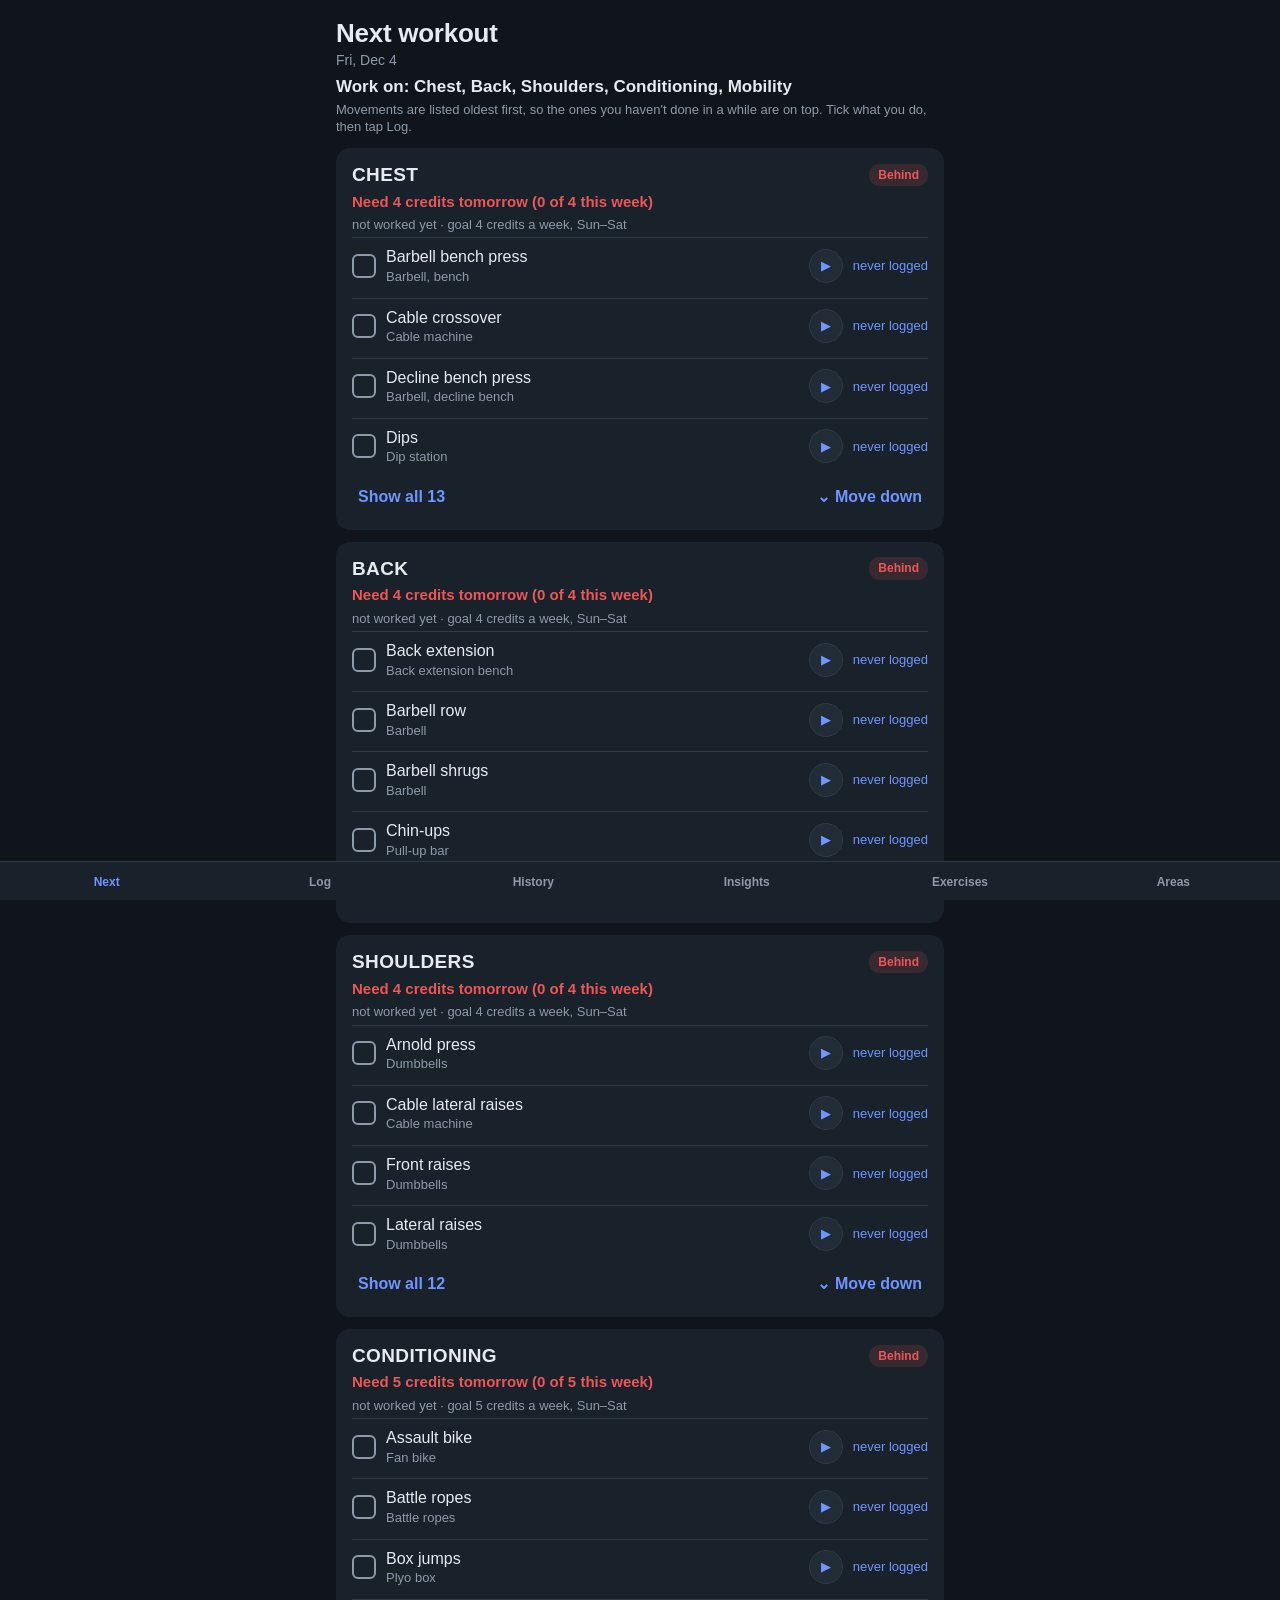
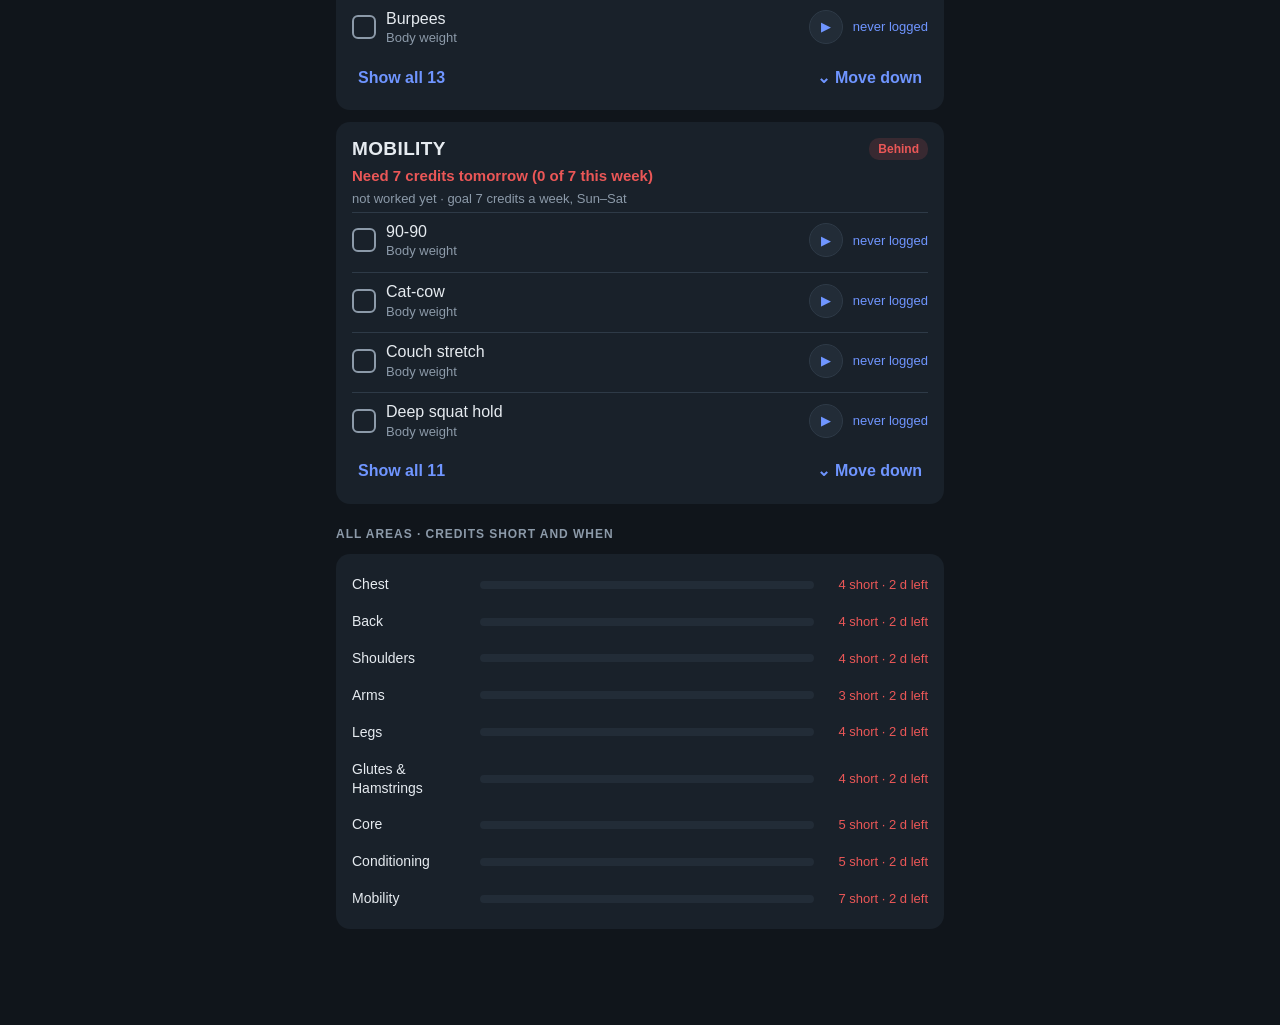
<file: pwa/index.html>
<!doctype html>
<html lang="en">
<head>
<meta charset="utf-8">
<meta name="viewport" content="width=device-width, initial-scale=1, viewport-fit=cover">
<title>Workout Log</title>
<meta name="theme-color" content="#10151B">
<meta name="apple-mobile-web-app-capable" content="yes">
<meta name="mobile-web-app-capable" content="yes">
<meta name="apple-mobile-web-app-status-bar-style" content="black-translucent">
<meta name="apple-mobile-web-app-title" content="Workouts">
<link rel="apple-touch-icon" href="icon-180.png">
<link rel="icon" href="icon.svg" type="image/svg+xml">
<link rel="manifest" href="manifest.json">
<link rel="stylesheet" href="app.css">
</head>
<body>
<main id="screen"></main>
<nav id="tabs">
  <button data-tab="next">Next</button>
  <button data-tab="log">Log</button>
  <button data-tab="history">History</button>
  <button data-tab="insights">Insights</button>
  <button data-tab="exercises">Exercises</button>
  <button data-tab="areas">Areas</button>
</nav>
<div id="toast" hidden></div>
<div id="sheet" hidden><div class="sheet-card" id="sheet-card"></div></div>
<script src="logic.js"></script>
<script src="app.js"></script>
</body>
</html>
</file>
<file: pwa/app.css>
:root {
  --bg: #10151B; --surface: #19212A; --surface2: #222C37; --line: #2E3A47;
  --fg: #E6EBF0; --muted: #8C9AA9; --accent: #6F95FF; --accent-ink: #0B1530;
  --fresh: #6FCF97; --soon: #F2C94C; --due: #F2994A; --overdue: #EB5757;
  color-scheme: dark;
  font-family: -apple-system, BlinkMacSystemFont, "SF Pro Text", "Segoe UI", Roboto, sans-serif;
  -webkit-text-size-adjust: 100%;
}
* { box-sizing: border-box; }
html, body { margin: 0; background: var(--bg); color: var(--fg); }
body { font-size: 16px; line-height: 1.35; -webkit-tap-highlight-color: transparent; }
button, input, select, textarea { font: inherit; color: inherit; }
[hidden] { display: none !important; }

#screen {
  padding: calc(env(safe-area-inset-top, 0px) + 16px) max(16px, env(safe-area-inset-right, 0px)) calc(env(safe-area-inset-bottom, 0px) + 96px) max(16px, env(safe-area-inset-left, 0px));
  max-width: 640px; margin: 0 auto; display: flex; flex-direction: column; gap: 12px;
}
#tabs {
  position: fixed; left: 0; right: 0; bottom: 0; display: flex; background: var(--surface);
  border-top: 1px solid var(--line); padding: 0 env(safe-area-inset-right, 0px) env(safe-area-inset-bottom, 0px) env(safe-area-inset-left, 0px); z-index: 5;
}
#tabs button {
  flex: 1; min-width: 0; background: none; border: 0; padding: 12px 1px 10px; color: var(--muted); font-size: 12px; font-weight: 600;
  white-space: nowrap; overflow: hidden; text-overflow: ellipsis;
}
#tabs button.on { color: var(--accent); }
#tabs button .badge { display: inline-block; min-width: 18px; padding: 0 5px; margin-left: 3px; border-radius: 9px; background: var(--accent); color: var(--accent-ink); font-size: 11px; }

h1 { font-size: 26px; margin: 0; letter-spacing: -0.01em; }
.sub { color: var(--muted); font-size: 14px; }
.small { font-size: 13px; }
.muted { color: var(--muted); }
.lead { font-size: 17px; font-weight: 600; margin: 6px 0 2px; }
.section { font-size: 12px; font-weight: 700; letter-spacing: 0.08em; text-transform: uppercase; color: var(--muted); margin: 10px 0 0; }

.card { background: var(--surface); border-radius: 14px; padding: 14px 16px; display: flex; flex-direction: column; gap: 4px; }
.card.dim { opacity: 0.6; }
.card-head { display: flex; align-items: center; gap: 8px; }
.card-title { flex: 1; font-size: 19px; font-weight: 800; letter-spacing: 0.02em; text-transform: uppercase; margin: 0; }
.goal { font-weight: 600; font-size: 15px; }
.pill { font-size: 12px; font-weight: 700; padding: 3px 9px; border-radius: 10px; }
.s-FRESH { color: var(--fresh); } .s-SOON { color: var(--soon); } .s-DUE { color: var(--due); } .s-OVERDUE { color: var(--overdue); }
.pill.s-FRESH { background: rgba(111,207,151,.15); } .pill.s-SOON { background: rgba(242,201,76,.15); }
.pill.s-DUE { background: rgba(242,153,74,.15); } .pill.s-OVERDUE { background: rgba(235,87,87,.15); }

.row { display: flex; align-items: center; gap: 10px; padding: 8px 0; border-top: 1px solid var(--line); }
.row.tap { cursor: pointer; }
.row .grow { flex: 1; min-width: 0; }
.row .right { text-align: right; max-width: 45%; }
.row.wrap { flex-wrap: wrap; row-gap: 2px; }
.row .note { flex-basis: 100%; padding-left: 34px; font-size: 12px; overflow-wrap: anywhere; }
.check { width: 24px; height: 24px; border-radius: 6px; border: 2px solid var(--muted); flex: none; display: grid; place-items: center; }
.check.on { background: var(--accent); border-color: var(--accent); }
.check.on::after { content: ""; width: 6px; height: 11px; border: solid var(--accent-ink); border-width: 0 3px 3px 0; transform: translateY(-1px) rotate(45deg); }
.never { color: var(--accent); font-size: 13px; }
.video { flex: none; width: 34px; height: 34px; border-radius: 17px; border: 1px solid var(--line); background: var(--surface2); color: var(--accent); font-size: 13px; display: grid; place-items: center; text-decoration: none; }

.btn { border: 0; border-radius: 10px; padding: 10px 14px; font-weight: 600; background: var(--surface2); color: var(--fg); }
.btn.primary { background: var(--accent); color: var(--accent-ink); }
.btn.text { background: none; color: var(--accent); padding: 8px 6px; }
.btn.danger { color: var(--overdue); }
.btn:disabled { opacity: .4; }
.btns { display: flex; gap: 8px; flex-wrap: wrap; align-items: center; }
.btns .spacer { flex: 1; }

.bar { height: 8px; border-radius: 4px; background: var(--surface2); overflow: hidden; flex: 1; }
.bar > div { height: 100%; border-radius: 4px; }
.arearow { display: flex; align-items: center; gap: 10px; padding: 7px 0; cursor: pointer; }
.arearow .name { width: 118px; font-size: 14px; font-weight: 500; }
.arearow .short { width: 104px; text-align: right; font-size: 13px; }

input[type=text], input[type=search], input[type=number], input[type=date], input[type=url], select, textarea {
  width: 100%; background: var(--surface2); border: 1px solid var(--line); border-radius: 10px; padding: 10px 12px; font-size: 16px;
}
input:focus, select:focus, textarea:focus { outline: 2px solid var(--accent); outline-offset: -1px; }
label.field { display: flex; flex-direction: column; gap: 4px; font-size: 13px; color: var(--muted); flex: 1; min-width: 0; }
.fields { display: flex; gap: 8px; align-items: flex-end; }
.fields label.field { min-width: 60px; }
.chips { display: flex; flex-wrap: wrap; gap: 6px; }
.chip { border: 1px solid var(--line); background: none; border-radius: 16px; padding: 6px 12px; font-size: 14px; }
.chip.on { background: var(--accent); color: var(--accent-ink); border-color: var(--accent); }
.toggle { display: flex; align-items: center; gap: 10px; padding: 6px 0; }

.results { display: flex; flex-direction: column; }
.stepper { display: flex; align-items: center; gap: 6px; }
.stepper .btn { width: 40px; padding: 8px 0; }
.stepper .val { min-width: 56px; text-align: center; font-weight: 600; }

#toast {
  position: fixed; left: 50%; transform: translateX(-50%); bottom: calc(env(safe-area-inset-bottom, 0px) + 70px); z-index: 20;
  background: var(--fg); color: var(--bg); padding: 10px 16px; border-radius: 10px; font-size: 14px; font-weight: 600; max-width: 90vw; display: flex; gap: 12px; align-items: center;
}
#toast button { background: none; border: 0; color: var(--accent-ink); font-weight: 800; padding: 0; color: #2F55C8; }
#sheet { position: fixed; inset: 0; background: rgba(0,0,0,.55); z-index: 10; display: flex; align-items: flex-end; justify-content: center; }
.sheet-card {
  background: var(--surface); width: 100%; max-width: 640px; max-height: 92vh; overflow-y: auto; border-radius: 16px 16px 0 0;
  padding: 18px max(16px, env(safe-area-inset-right, 0px)) calc(env(safe-area-inset-bottom, 0px) + 18px) max(16px, env(safe-area-inset-left, 0px));
  display: flex; flex-direction: column; gap: 12px;
}
.sheet-card h2 { margin: 0; font-size: 20px; }
.chart { display: flex; align-items: flex-end; gap: 3px; height: 110px; overflow-x: auto; padding-top: 6px; }
.chart div { flex: 0 0 14px; background: var(--accent); border-radius: 3px 3px 0 0; opacity: .7; }
.chart div.best { opacity: 1; background: var(--fresh); }

/* Insights */
.statrow { display: flex; gap: 8px; }
.stat { flex: 1; min-width: 0; }
.statval { font-size: 24px; font-weight: 800; }
.heat { display: flex; gap: 3px; margin-top: 8px; }
.heatcol { flex: 1; display: flex; flex-direction: column; gap: 3px; }
.hc { display: inline-block; aspect-ratio: 1; border-radius: 2px; background: var(--surface2); }
.heatcol .hc { width: 100%; }
.heatkey { display: flex; align-items: center; flex-wrap: wrap; gap: 4px; margin-top: 6px; }
.heatkey .hc { width: 10px; height: 10px; }
.hc.future { background: transparent; }
.hc.w1 { background: color-mix(in srgb, var(--accent) 40%, var(--surface2)); }
.hc.w2 { background: color-mix(in srgb, var(--accent) 70%, var(--surface2)); }
.hc.w3 { background: var(--accent); }
.hc.injury { background: var(--overdue); }
.lightrow { display: flex; align-items: center; gap: 8px; padding: 4px 0; }
.lightrow .name { width: 96px; flex: none; font-size: 14px; line-height: 1.2; }
.lights { flex: 1; min-width: 0; display: flex; gap: 3px; }
.light { flex: 1; aspect-ratio: 1; border-radius: 3px; border: 2px solid transparent; }
.light.none { background: var(--surface2); }
.light.now { border-color: var(--muted); }
@media (max-width: 380px) { #tabs button { font-size: 11px; letter-spacing: -0.01em; } } /* six tabs fit an iPhone SE */
</file>
